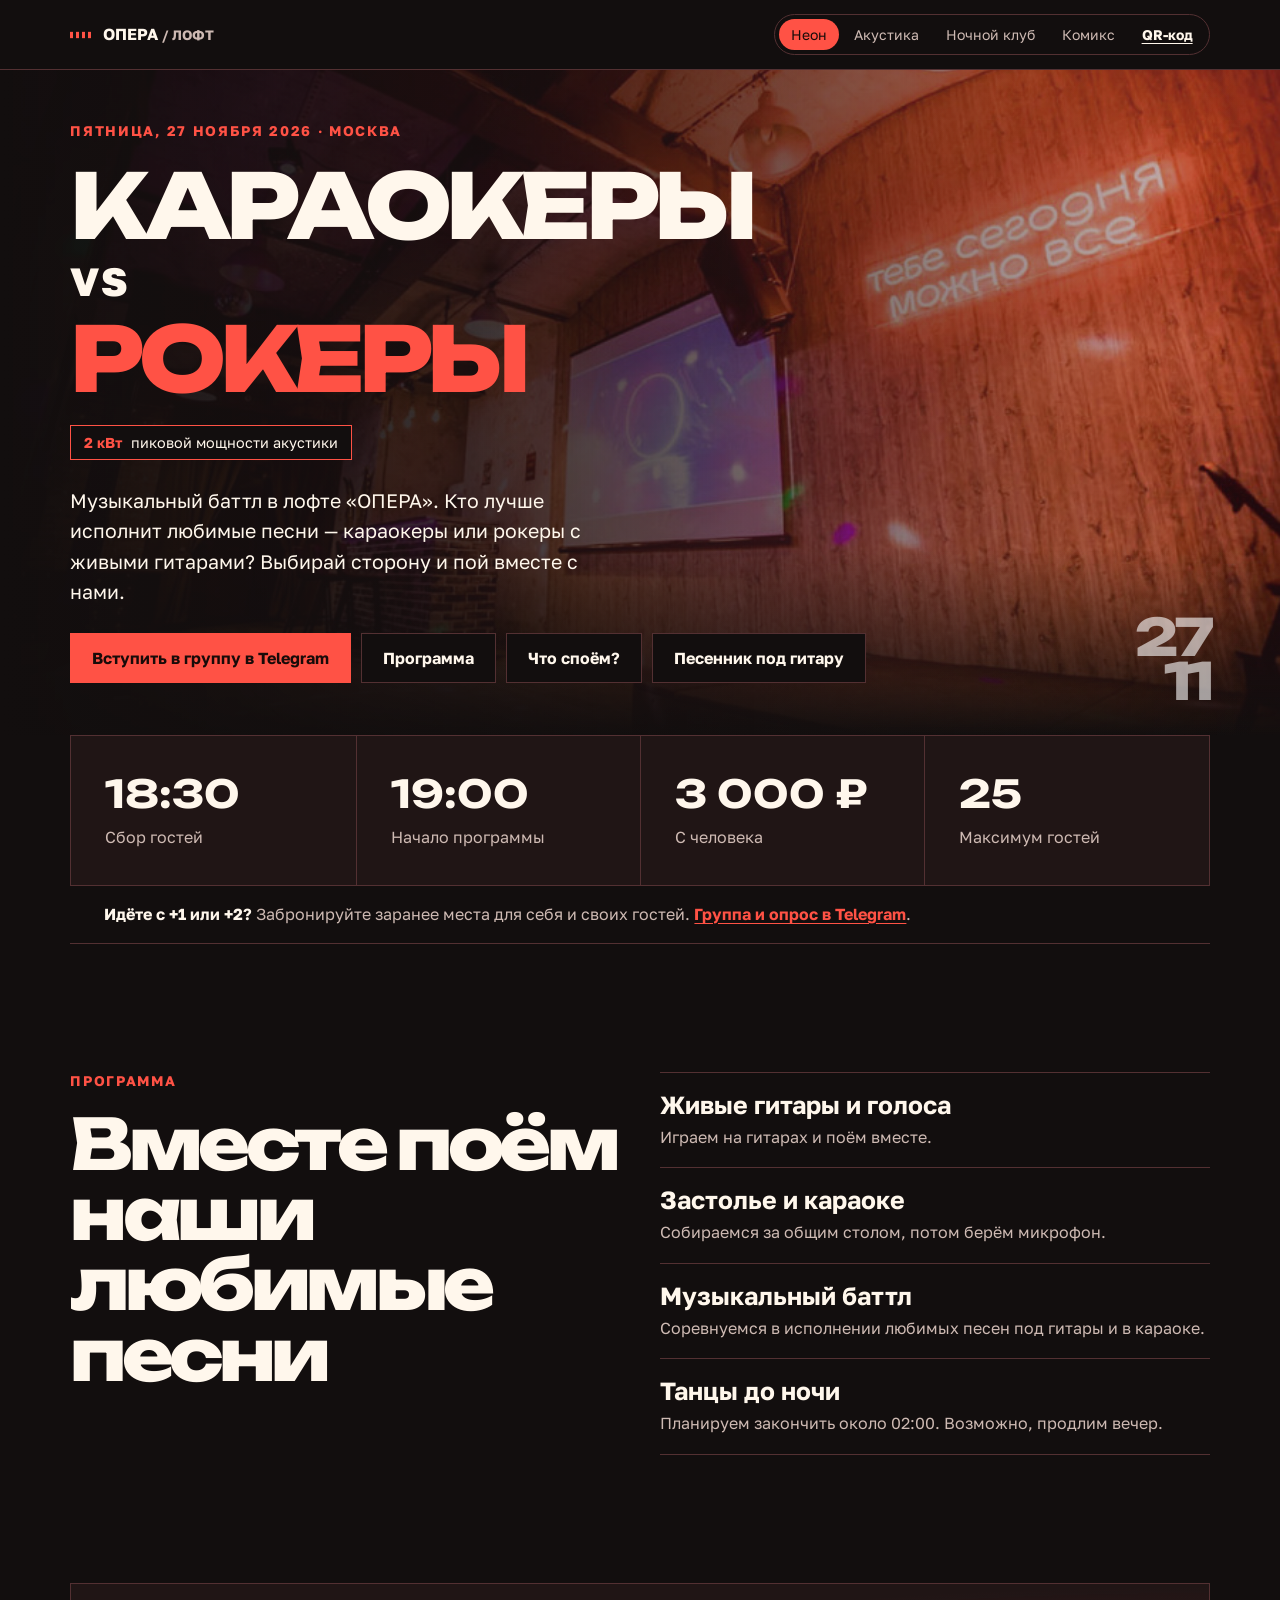
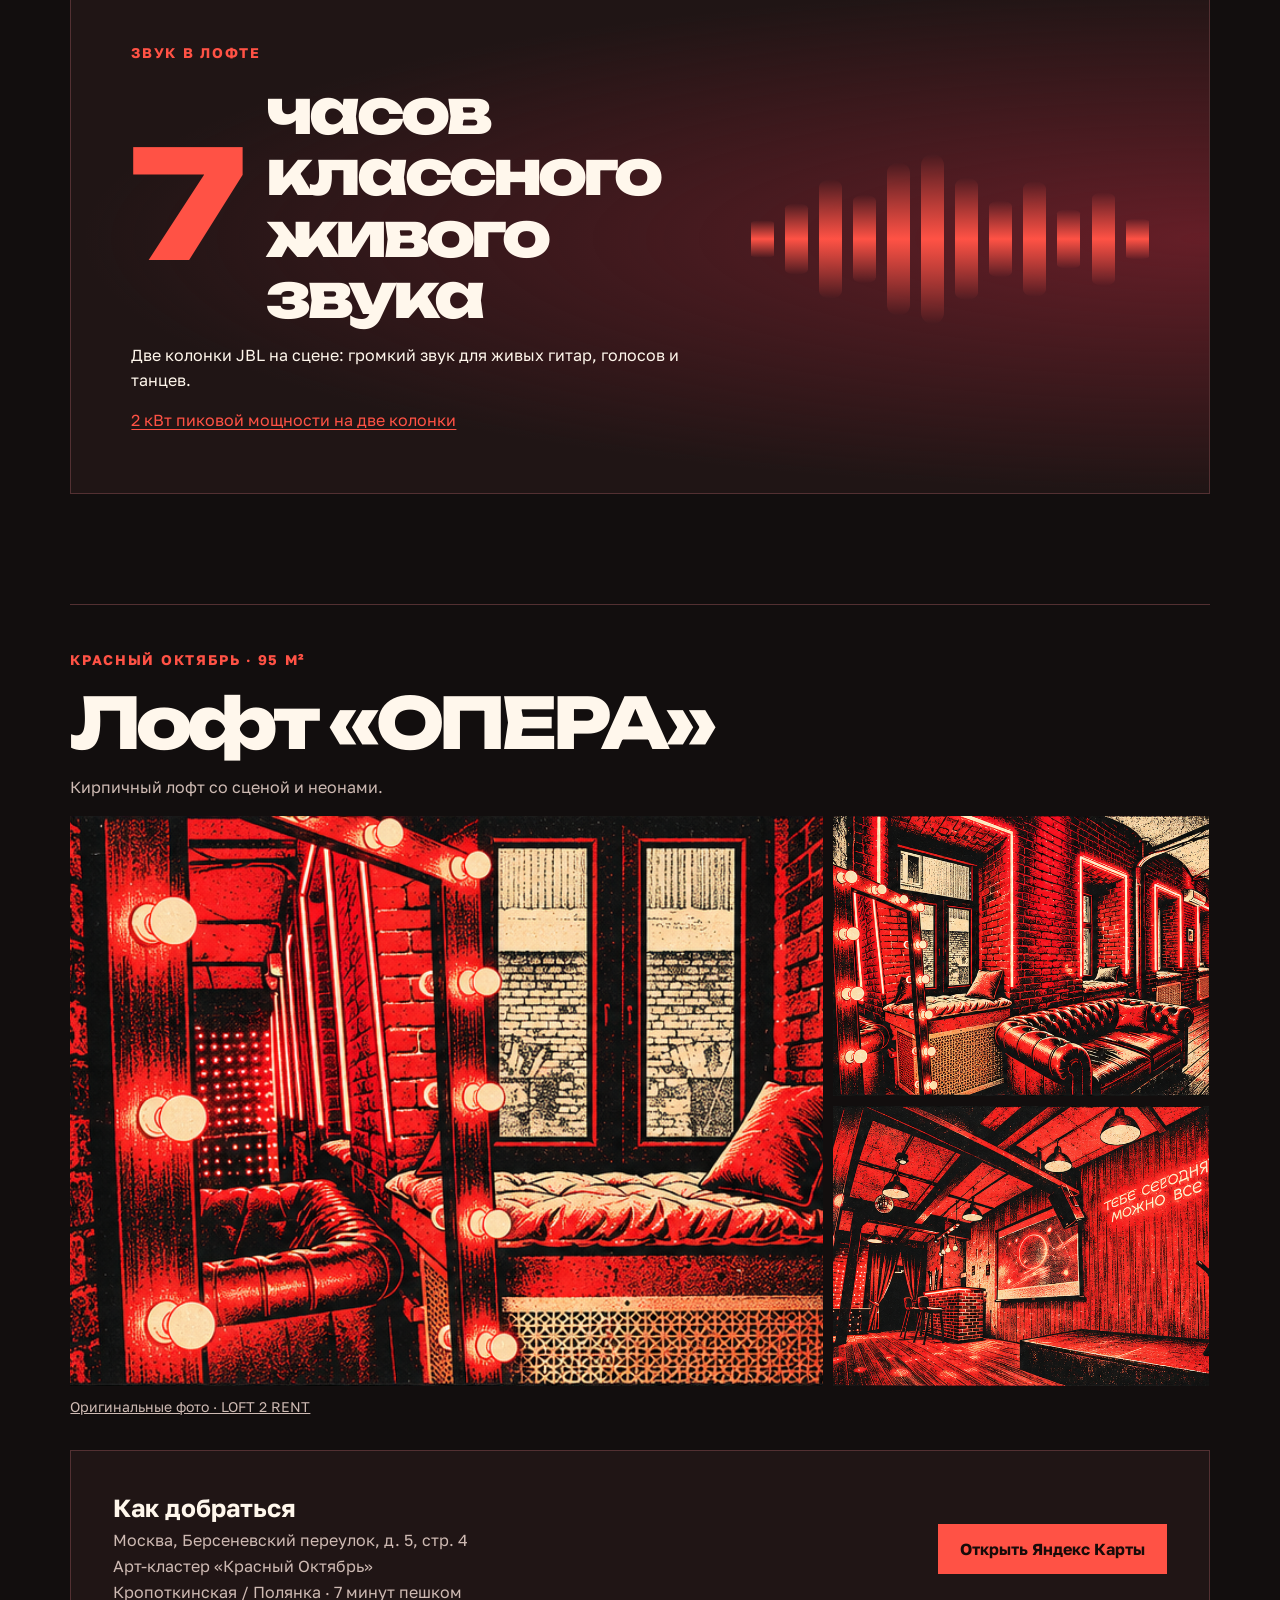
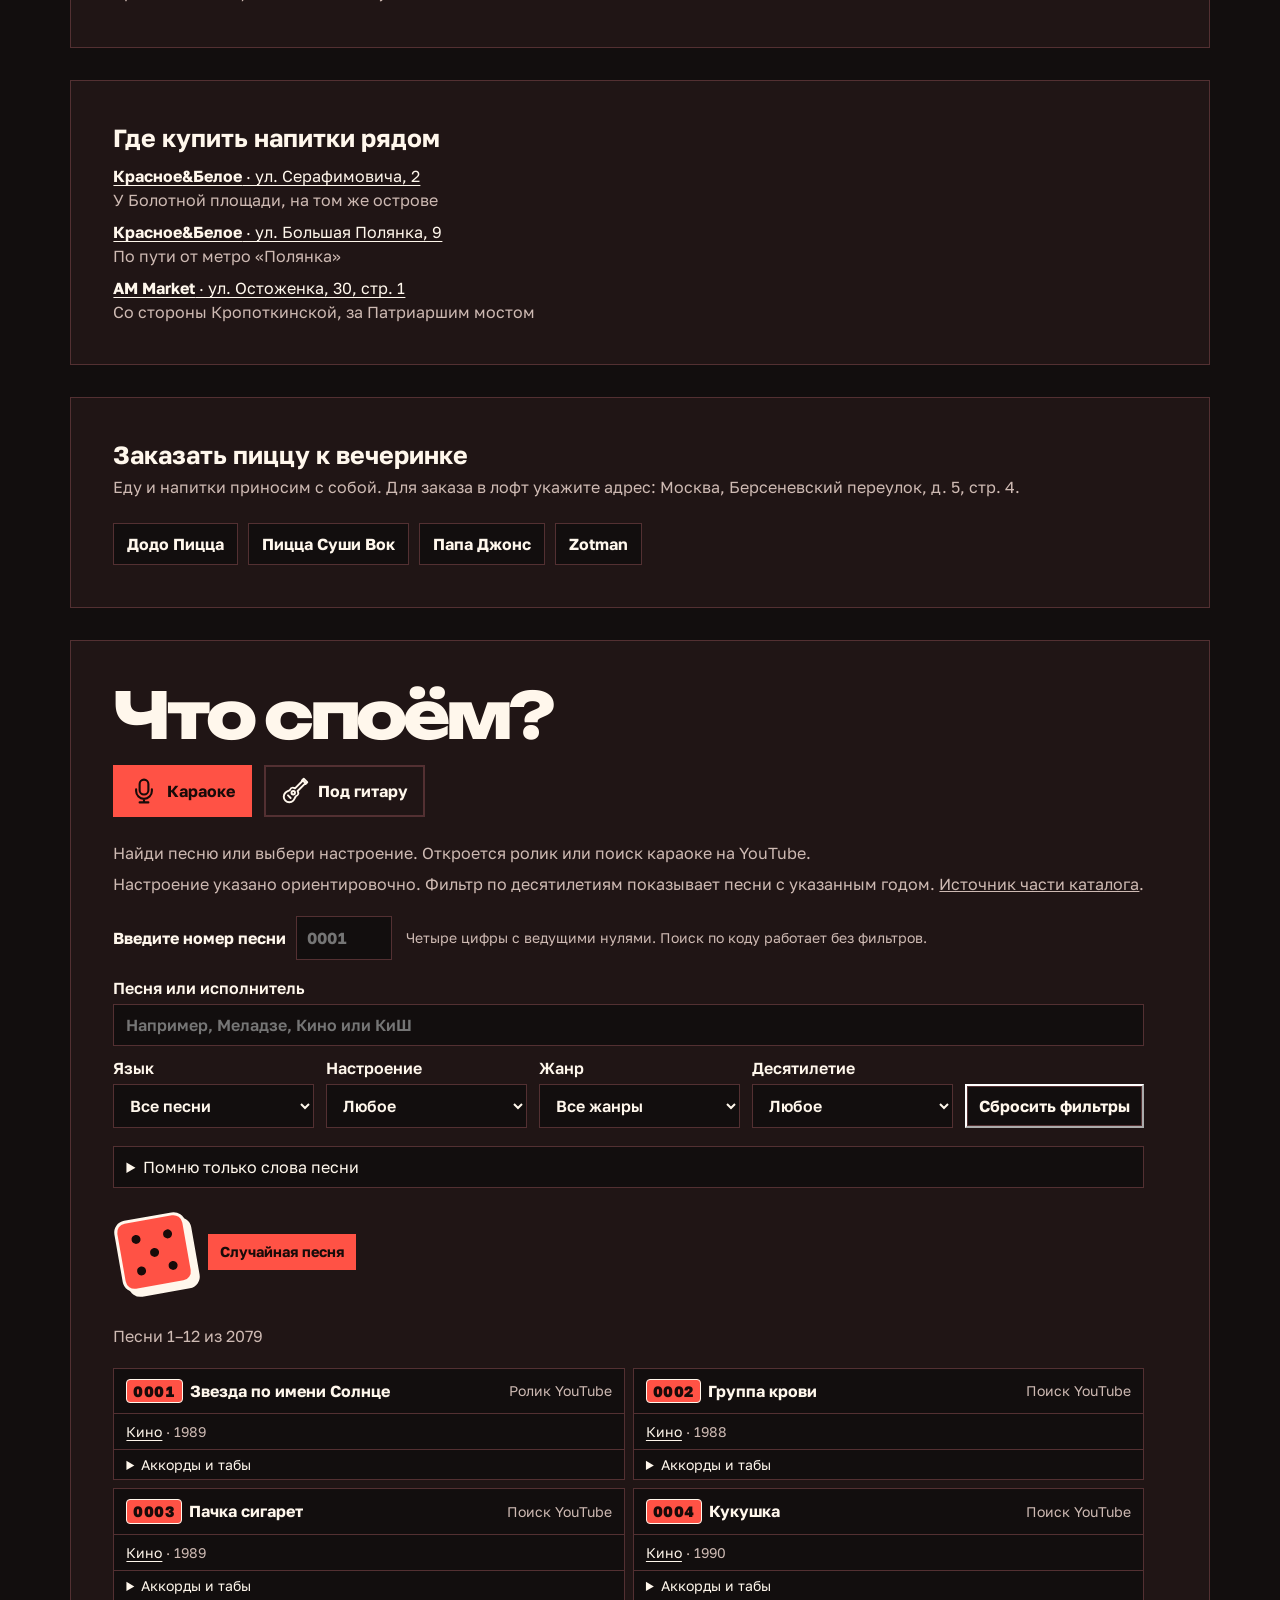
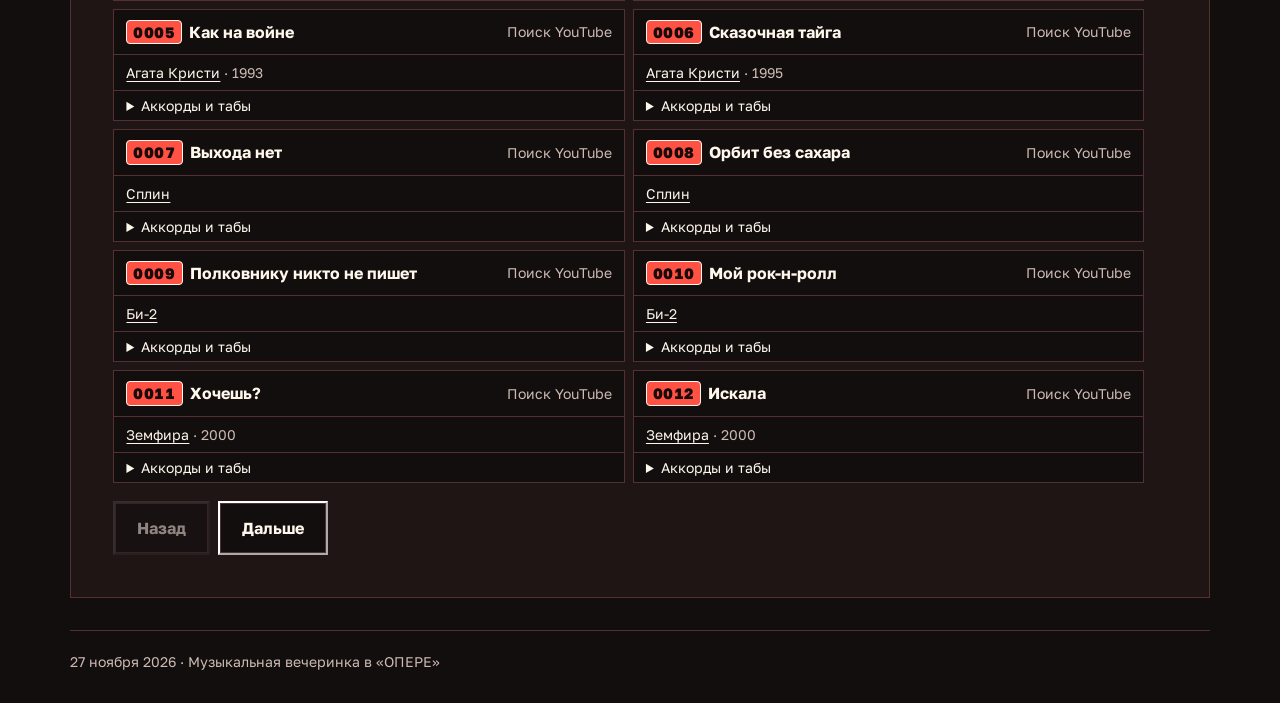
<file: index.html>
<!doctype html>
<html lang="ru" data-theme="neon">
<head>
<meta charset="utf-8">
<meta name="viewport" content="width=device-width,initial-scale=1">
<meta name="description" content="Музыкальная вечеринка 27 ноября в лофте ОПЕРА на Красном Октябре. Живые гитары, песни, караоке и танцы.">
<title>Живой звук — Лофт ОПЕРА</title>
<link rel="stylesheet" href="style.css?v=23">
<script defer src="site.js"></script>
<script defer src="guitar-songs.js"></script>
<script defer src="karaoke.js?v=24"></script>
</head>
<body>
<header class="bar">
<a class="brand" href="#top"><span class="meter" aria-hidden="true"><i></i><i></i><i></i><i></i></span> ОПЕРА <small> / ЛОФТ</small></a>
<div class="themes" role="group" aria-label="Вариант оформления">
<button type="button" aria-pressed="true" data-theme="neon">Неон</button>
<button type="button" aria-pressed="false" data-theme="acoustic">Акустика</button>
<button type="button" aria-pressed="false" data-theme="night">Ночной клуб</button>
<span class="theme-qr-pair"><button type="button" aria-pressed="false" data-theme="comic">Комикс</button><a class="qr-link" href="qr.html">QR-код</a></span>
</div>
</header>
<main id="top">
<section class="hero" aria-labelledby="title">
<div class="hero-photo"></div>
<figure class="comic-art"><img src="assets/battle-comic.png" alt="На сцене гитаристы играют напротив двух певцов с микрофонами" width="1536" height="1024" loading="lazy"><span class="comic-burst" aria-hidden="true">БАТТЛ!</span></figure>
<div class="stage-lights" aria-hidden="true"></div>
<div class="hero-content wrap">
<p class="eyebrow">Пятница, 27 ноября 2026 · Москва</p>
<h1 id="title" class="battle-title">Караокеры <span class="battle-versus">vs</span> <em>рокеры</em></h1>
<p class="hero-power"><strong>2 кВт</strong> пиковой мощности акустики</p>
<p class="intro">Музыкальный баттл в лофте «ОПЕРА». Кто лучше исполнит любимые песни — караокеры или рокеры с живыми гитарами? Выбирай сторону и пой вместе с нами.</p>
<div class="hero-actions"><a class="cta telegram-cta" href="https://t.me/+GM4WIfITf4k5NzYy" target="_blank" rel="noopener noreferrer">Вступить в группу в Telegram</a>
<a class="cta secondary-cta" href="host.html">Программа</a> <a class="cta secondary-cta" href="#karaoke">Что споём?</a> <a class="cta secondary-cta" href="songbook.html">Песенник под гитару</a></div>
</div>
<div class="hero-index" aria-hidden="true">27<br>11</div>
</section>
<div class="wrap">
<section class="facts" aria-label="Время, стоимость и число гостей">
<div><strong>18:30</strong><span>Сбор гостей</span></div>
<div><strong>19:00</strong><span>Начало программы</span></div>
<div><strong>3 000 ₽</strong><span>С человека</span></div>
<div><strong>25</strong><span>Максимум гостей</span></div>
</section>
<p class="guest-note"><strong>Идёте с +1 или +2?</strong> Забронируйте заранее места для себя и своих гостей. <a class="guest-link" href="https://t.me/+GM4WIfITf4k5NzYy" target="_blank" rel="noopener noreferrer">Группа и опрос в Telegram</a>.</p>
<section class="program" id="program">
<div><p class="eyebrow">Программа</p><h2>Вместе поём наши любимые песни</h2></div>
<div class="setlist">
<div><h3>Живые гитары и голоса</h3><p>Играем на гитарах и поём вместе.</p></div>
<div><h3>Застолье и караоке</h3><p>Собираемся за общим столом, потом берём микрофон.</p></div>
<div><h3>Музыкальный баттл</h3><p>Соревнуемся в исполнении любимых песен под гитары и в караоке.</p></div>
<div><h3>Танцы до ночи</h3><p>Планируем закончить около 02:00. Возможно, продлим вечер.</p></div>
</div>
</section>
<section class="sound" aria-labelledby="sound-title">
<div><p class="eyebrow">Звук в лофте</p>
<h2 id="sound-title"><span class="sound-hours">7</span> <span>часов классного живого звука</span></h2>
<p>Две колонки JBL на сцене: громкий звук для живых гитар, голосов и танцев.</p>
<p><a href="https://jblpro.com/en-US/products/eon615/1001">2 кВт пиковой мощности на две колонки</a></p>
</div>
<div class="equalizer" aria-hidden="true"><i style="--level:0.22;--delay:0ms"></i><i style="--level:0.42;--delay:-115ms"></i><i style="--level:0.7;--delay:-230ms"></i><i style="--level:0.52;--delay:-345ms"></i><i style="--level:0.9;--delay:-460ms"></i><i style="--level:1;--delay:-575ms"></i><i style="--level:0.72;--delay:-690ms"></i><i style="--level:0.45;--delay:-805ms"></i><i style="--level:0.68;--delay:-920ms"></i><i style="--level:0.35;--delay:-1035ms"></i><i style="--level:0.55;--delay:-1150ms"></i><i style="--level:0.24;--delay:-1265ms"></i></div>
</section>
<section id="venue" class="venue">
<p class="eyebrow">Красный Октябрь · 95 м²</p><h2>Лофт «ОПЕРА»</h2>
<p class="venue-copy">Кирпичный лофт со сценой и неонами.</p>
<div class="gallery">
<a href="assets/opera-1.jpg" aria-label="Открыть фото интерьера"><img src="assets/opera-1.jpg" alt="Интерьер лофта ОПЕРА" loading="lazy" width="900" height="600"></a>
<a href="assets/opera-2.jpg" aria-label="Открыть второе фото лофта"><img src="assets/opera-2.jpg" alt="Второй ракурс лофта ОПЕРА" loading="lazy" width="900" height="600"></a>
<a href="assets/opera-3.jpg" aria-label="Открыть третье фото лофта"><img src="assets/opera-3.jpg" alt="Третий ракурс лофта ОПЕРА" loading="lazy" width="900" height="600"></a>
</div>
<a class="credit" href="https://www.loft2rent.ru/loft/4688/4689/">Оригинальные фото · LOFT 2 RENT</a>
<div class="route"><div><h3>Как добраться</h3><p>Москва, Берсеневский переулок, д. 5, стр. 4<br>Арт-кластер «Красный Октябрь»<br>Кропоткинская / Полянка · 7 минут пешком</p></div>
<a class="cta" href="https://yandex.ru/maps?ll=37.61031897750572%2C55.74108938539245&amp;si=xm44uaz82p6h5qtu1mz706yn9g&amp;whatshere%5Bpoint%5D=37.61031897750572%2C55.74113559026125&amp;whatshere%5Bzoom%5D=19.663452&amp;z=19.663452" target="_blank" rel="noopener">Открыть Яндекс Карты</a></div>
</section>
<section class="route nearby-shops" id="shops" aria-labelledby="shops-title">
<h3 id="shops-title">Где купить напитки рядом</h3>
<ul><li><a href="https://yandex.com/maps/org/krasnoe_beloe/35465864191/?lang=ru" target="_blank" rel="noopener noreferrer"><strong>Красное&amp;Белое</strong> · ул. Серафимовича, 2</a><span>У Болотной площади, на том же острове</span></li>
<li><a href="https://yandex.ru/maps/213/moscow/?text=%D0%9A%D1%80%D0%B0%D1%81%D0%BD%D0%BE%D0%B5%20%D0%B8%20%D0%91%D0%B5%D0%BB%D0%BE%D0%B5%2C%20%D0%9C%D0%BE%D1%81%D0%BA%D0%B2%D0%B0%2C%20%D0%91%D0%BE%D0%BB%D1%8C%D1%88%D0%B0%D1%8F%20%D0%9F%D0%BE%D0%BB%D1%8F%D0%BD%D0%BA%D0%B0%2C%209" target="_blank" rel="noopener noreferrer"><strong>Красное&amp;Белое</strong> · ул. Большая Полянка, 9</a><span>По пути от метро «Полянка»</span></li>
<li><a href="https://yandex.com/maps/org/am_market/48830475284/?lang=ru" target="_blank" rel="noopener noreferrer"><strong>AM Market</strong> · ул. Остоженка, 30, стр. 1</a><span>Со стороны Кропоткинской, за Патриаршим мостом</span></li></ul>
</section>
<section class="pizza route" id="pizza" aria-labelledby="pizza-title">
<div><h3 id="pizza-title">Заказать пиццу к вечеринке</h3>
<p>Еду и напитки приносим с собой. Для заказа в лофт укажите адрес: Москва, Берсеневский переулок, д. 5, стр. 4.</p></div>
<div class="pizza-links" role="group" aria-label="Сервисы доставки пиццы">
<a class="cta secondary-cta" href="https://dodopizza.ru/moscow" target="_blank" rel="noopener noreferrer">Додо Пицца</a>
<a class="cta secondary-cta" href="https://pizzasushiwok.ru/?from_city=1" target="_blank" rel="noopener noreferrer">Пицца Суши Вок</a>
<a class="cta secondary-cta" href="https://papajohns.ru/moscow" target="_blank" rel="noopener noreferrer">Папа Джонс</a>
<a class="cta secondary-cta" href="https://zotmanpizza.ru/kombo-nabory" target="_blank" rel="noopener noreferrer">Zotman</a>
</div></section>
<section class="karaoke route" id="karaoke" aria-labelledby="karaoke-title">
<h2 id="karaoke-title">Что споём?</h2>
<div class="catalog-switch" role="group" aria-label="Каталог песен">
<button type="button" aria-controls="karaoke-catalog" aria-pressed="true">
<svg viewBox="0 0 32 32" aria-hidden="true" fill="none" stroke="currentColor" stroke-width="2.4" stroke-linecap="round"><rect x="11" y="3" width="10" height="17" rx="5"/><path d="M7 14v2a9 9 0 0 0 18 0v-2M16 25v4m-5 0h10"/></svg>
Караоке</button>
<button type="button" aria-controls="guitar-catalog" aria-pressed="false">
<svg viewBox="0 0 32 32" aria-hidden="true" fill="none" stroke="currentColor" stroke-width="2.2" stroke-linecap="round" stroke-linejoin="round"><path d="m16 13 9-9 3 3-9 9c2 4 0 5-2 6-1 1-1 3-3 5a6 6 0 0 1-9-9c2-2 4-2 5-3 1-2 2-4 6-2Z"/><circle cx="14" cy="18" r="2"/><path d="m8 21 3 3m13-20 2-2 4 4-2 2"/></svg>
Под гитару</button>
</div>
<div class="catalog-panel" id="karaoke-catalog">
<div>
<p>Найди песню или выбери настроение. Откроется ролик или поиск караоке на YouTube.</p><p class="karaoke-source">Настроение указано ориентировочно. Фильтр по десятилетиям показывает песни с указанным годом. <a href="https://github.com/mrsndmn/data-surfers" target="_blank" rel="noopener noreferrer">Источник части каталога</a>.</p></div>
<div class="song-code-search">
<label for="song-code">Введите номер песни <input id="song-code" type="search" inputmode="numeric" placeholder="0001" autocomplete="off" aria-describedby="song-code-help"></label>
<p id="song-code-help">Четыре цифры с ведущими нулями. Поиск по коду работает без фильтров.</p>
</div>
<div class="karaoke-filters">
<label>Песня или исполнитель <input id="song-query" type="search" placeholder="Например, Меладзе, Кино или КиШ" autocomplete="off"></label>
<label>Язык <select id="song-lang"><option value="">Все песни</option><option value="ru">RU</option><option value="en">EN</option></select></label>
<label>Настроение <select id="song-mood"><option value="">Любое</option><option>весёлое</option><option>грустное</option><option>лирическое</option></select></label>
<label>Жанр <select id="song-genre"><option value="">Все жанры</option><option>поп</option><option>эстрада</option><option>рок</option><option>рэп</option><option>народное</option><option>шансон</option><option>электроника</option><option>джаз и блюз</option><option>регги и ска</option><optgroup label="Кино и мультфильмы"><option value="film">Кинофильмы</option><option value="cartoon">Мультфильмы</option></optgroup></select></label>
<label>Десятилетие <select id="song-era"><option value="">Любое</option><option value="old">До 80-х</option><option value="1980">80-е</option><option value="1990">90-е</option><option value="2000">2000-е</option><option value="2010">2010-е</option><option value="2020">2020-е</option></select></label>
<button type="button" id="song-reset-filters" class="cta secondary-cta">Сбросить фильтры</button>
</div>
<details class="lyric-search">
<summary>Помню только слова песни</summary>
<form id="lyric-search">
<label for="lyric-phrase">Введи одно слово или фразу</label>
<input id="lyric-phrase" type="search" required maxlength="160" placeholder="Например, Штиль ветер">
<button type="submit" class="cta secondary-cta">Найти в каталоге</button>
<button type="button" id="lyric-clear" class="cta secondary-cta" hidden>Сбросить</button>
</form>
<p id="lyric-status" role="status"></p>
<p>Слова песен индексированы для 337 записей. Одно слово можно искать и по названиям всех песен. <a href="https://github.com/mjolnika/RU-PopularMusic-Corpus" target="_blank" rel="noopener noreferrer">Корпус русскоязычных песен</a> и <a href="https://lrclib.net/" target="_blank" rel="noopener noreferrer">LRCLIB</a>.</p>
</details>
<div id="song-suggestions" class="song-suggestions" role="group" aria-label="Подсказки поиска" hidden></div>
<div class="song-random">
<button type="button" id="song-random" aria-label="Случайная песня из текущих результатов">
<span class="song-die" aria-hidden="true"><i></i><i></i><i></i><i></i><i></i></span>
<span class="cta song-random-label">Случайная песня</span>
</button>
<ul id="song-random-pick" class="song-list" aria-live="polite" aria-label="Случайная песня" hidden></ul>
</div>
<p id="song-count" role="status"></p>
<ul id="song-list" class="song-list"></ul>
<nav class="song-pages" aria-label="Страницы каталога"><button type="button" id="song-prev" class="cta secondary-cta">Назад</button><button type="button" id="song-next" class="cta secondary-cta">Дальше</button></nav>
</div>
<div class="catalog-panel" id="guitar-catalog" hidden>
<p>Эти песни музыканты могут сыграть под гитару.</p>
<div class="karaoke-filters">
<label>Песня или исполнитель <input id="guitar-query" type="search" placeholder="Например, Кино, Creep или КиШ" autocomplete="off"></label>
</div>
<div id="guitar-suggestions" class="song-suggestions" role="group" aria-label="Подсказки поиска" hidden></div>
<p id="guitar-count" role="status"></p>
<ul id="guitar-list" class="song-list guitar-list"></ul>
<nav class="song-pages" aria-label="Страницы каталога песен под гитару"><button type="button" id="guitar-prev" class="cta secondary-cta">Назад</button><button type="button" id="guitar-next" class="cta secondary-cta">Дальше</button></nav>
</div>
<noscript><p>Включи JavaScript, чтобы пользоваться каталогом.</p></noscript>
</section>
<footer>27 ноября 2026 · Музыкальная вечеринка в «ОПЕРЕ»</footer>
</div>
</main>
</body>
</html>
</file>
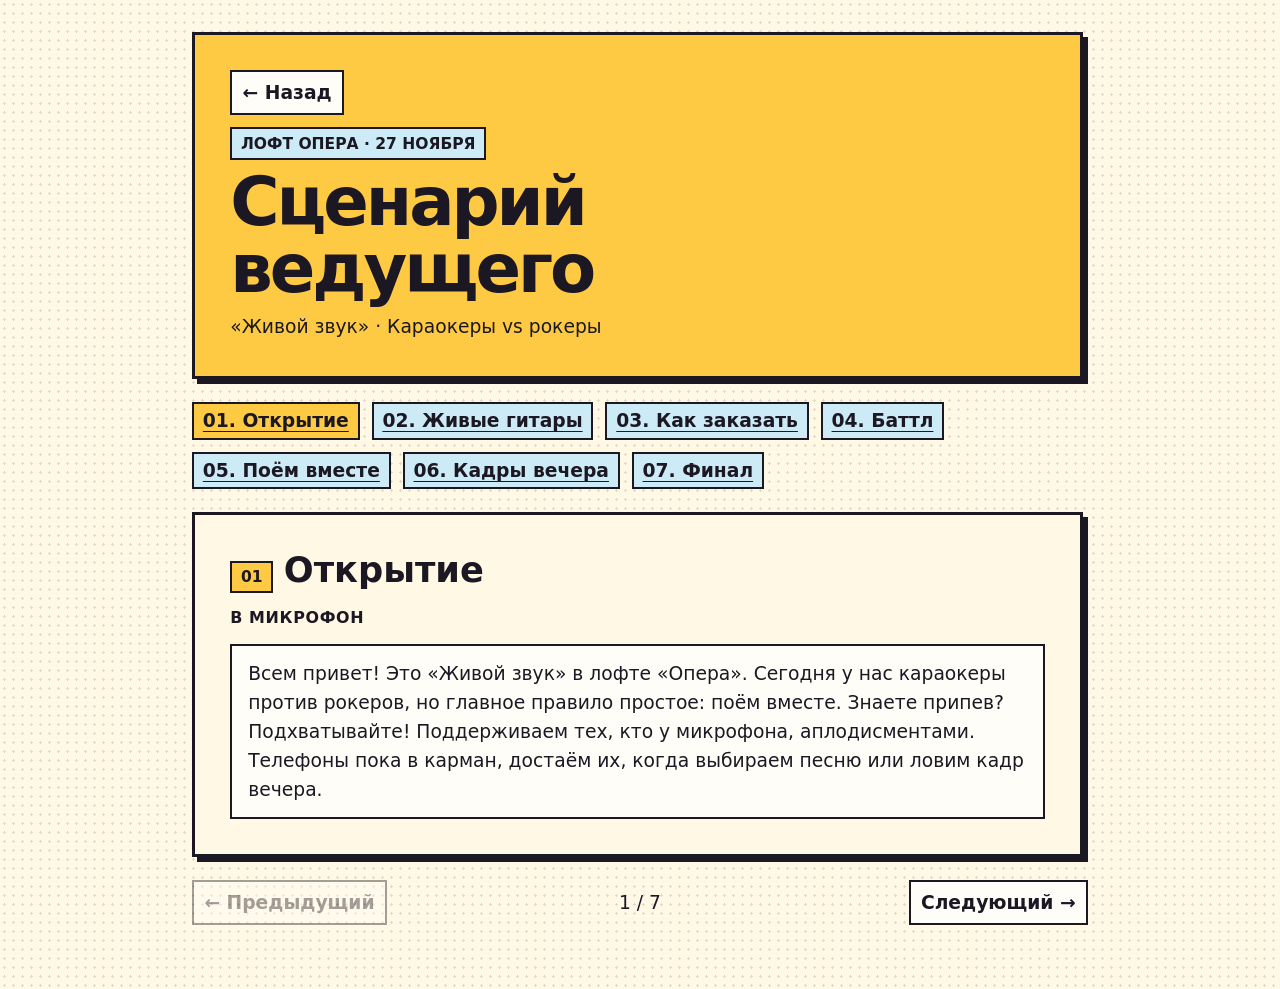
<file: host.html>
<!doctype html>
<html lang="ru">
<head>
<meta charset="utf-8">
<meta name="viewport" content="width=device-width,initial-scale=1">
<meta name="robots" content="noindex,nofollow">
<title>Сценарий ведущего · Живой звук</title>
<style>
:root{color-scheme:light;--ink:#1c1823;--paper:#fff8e5;--hot:#ffca43;--pink:#fbc5d8;--blue:#cdebf7;scroll-padding-top:1rem}
*{box-sizing:border-box}body{margin:0;color:var(--ink);font:clamp(1rem,2.4vw,1.17rem)/1.55 system-ui,sans-serif;background:radial-gradient(#1c182323 1px,transparent 1.3px) 0 0/9px 9px,var(--paper)}main{width:min(100% - 2rem,56rem);margin:2rem auto 4rem}header,article{background:var(--paper);border:3px solid;box-shadow:5px 5px 0 var(--ink);padding:clamp(1rem,4vw,2.2rem);margin:0 5px 1.4rem 0}header{background:var(--hot)}h1,h2,p{margin:0}h1{font-size:clamp(2rem,7vw,4.2rem);line-height:1;letter-spacing:-.045em;max-width:14ch;margin:.55rem 0}h2{font-size:clamp(1.4rem,4vw,2.2rem);line-height:1.15}a{color:inherit;text-underline-offset:.2em}a:focus-visible{outline:3px solid #6b287e;outline-offset:3px}nav{display:flex;flex-wrap:wrap;gap:.75rem;margin:1.4rem 0}nav a,.label{display:inline-block;border:2px solid;padding:.15rem .55rem;background:var(--blue);font-weight:780}.label{font-size:.83em}.stage{display:flex;align-items:baseline;gap:.65rem;flex-wrap:wrap;margin-bottom:.8rem}.stage .label{background:var(--hot)}blockquote{margin:.85rem 0 0;border:2px solid;padding:.8rem 1rem;background:#fffdf7}blockquote p+p{margin-top:.65rem}.cue{background:var(--pink);border-left:4px solid;padding:.45rem .8rem;margin-top:.85rem}.caption{font-size:.85em;font-weight:800;text-transform:uppercase;letter-spacing:.04em}footer{font-size:.9em}article{break-inside:avoid}@media print{body{background:white}main{width:100%;margin:0}nav,footer{display:none}header,article{box-shadow:none;background:white}}
.guide{display:grid;grid-template-columns:minmax(0,1fr) minmax(0,1.6fr);gap:1rem;margin-top:1rem;align-items:start}.guide figure{margin:0;min-width:0;background:var(--blue);border:2px solid}.guide img{display:block;width:100%;height:auto;border-bottom:2px solid}.guide figcaption{padding:.6rem .7rem;font-size:.88em}@media(max-width:560px){.guide{grid-template-columns:1fr}.guide figure:first-child{max-width:23rem}}
.back,.pager button{display:inline-block;border:2px solid var(--ink);background:#fffdf7;color:var(--ink);padding:.38rem .65rem;font:inherit;font-weight:750;text-decoration:none;cursor:pointer}.back{margin-bottom:.75rem}.pager:not([hidden]){display:grid;grid-template-columns:1fr auto 1fr;gap:.7rem;align-items:center;text-align:center}.pager button:last-child{justify-self:end}.pager button:first-child{justify-self:start}.pager button:disabled{opacity:.4;cursor:default}nav a[aria-current=step]{background:var(--hot)}@media(max-width:420px){.pager button{font-size:.8rem}}@media print{main article[hidden]{display:block}.pager:not([hidden]){display:none}}
</style>
</head>
<body><main>
<header id="top"><a class="back" id="return-site" href="./?style=comic#top">← Назад</a><br><span class="label">ЛОФТ ОПЕРА · 27 НОЯБРЯ</span><h1>Сценарий ведущего</h1><p>«Живой звук» · Караокеры vs рокеры</p></header>
<nav aria-label="Этапы вечера"><a href="#start">01. Открытие</a><a href="#live">02. Живые гитары</a><a href="#order">03. Как заказать</a><a href="#battle">04. Баттл</a><a href="#together">05. Поём вместе</a><a href="#video">06. Кадры вечера</a><a href="#finale">07. Финал</a></nav>
<article id="start">
<div class="stage"><span class="label">01</span><h2>Открытие</h2></div>
<p class="caption">В микрофон</p>
<blockquote><p>Всем привет! Это «Живой звук» в лофте «Опера». Сегодня у нас караокеры против рокеров, но главное правило простое: поём вместе. Знаете припев? Подхватывайте! Поддерживаем тех, кто у микрофона, аплодисментами. Телефоны пока в карман, достаём их, когда выбираем песню или ловим кадр вечера.</p></blockquote>
</article>
<article id="live">
<div class="stage"><span class="label">02</span><h2>Живые гитары</h2></div>
<p class="caption">В микрофон</p>
<blockquote><p>Начинаем с живых гитар. Сейчас ребята сыграют небольшой концерт: каждый споёт несколько песен. А вы пока присматривайте, что попросите их сыграть в баттле. Если знаете слова и ребята зовут подпеть, не стесняйтесь!</p></blockquote>
<p class="cue"><strong>Ведущему:</strong> передать микрофон гитаристам. Пока идёт сет, можно вывести на экран каталог «Что споём?».</p>
</article>
<article id="order">
<div class="stage"><span class="label">03</span><h2>Как заказать песню</h2></div>
<p class="caption">В микрофон</p>
<blockquote><p>На столах есть QR-коды. Наведите камеру телефона, откройте сайт и нажмите «Что споём?». В «Караоке» найдите песню по названию или исполнителю. Запомните её четырёхзначный номер и введите на ноутбуке у проектора в поле «Введите номер песни». Нули в начале тоже вводим. А чтобы выбрать песню для гитаристов, в том же разделе нажмите «Под гитару» и назовите ребятам, что хотите услышать.</p></blockquote>
<div class="guide">
<figure><img src="assets/host-catalog-phone.webp" width="780" height="1480" alt="На телефоне раздел «Что споём?», вкладки «Караоке» и «Под гитару» и поле поиска"><figcaption><b>1. На телефоне:</b> найди песню и её номер.</figcaption></figure>
<figure><img src="assets/host-code-laptop.webp" width="1650" height="960" alt="На ноутбуке в поле «Введите номер песни» введено 0780, найдена песня «Конь»"><figcaption><b>2. На ноутбуке:</b> введи все четыре цифры.</figcaption></figure>
</div>
<p class="cue"><strong>Ведущему:</strong> <a href="qr.html" target="_blank" rel="noopener">вывести QR на проектор</a> или показать <a href="./?style=comic#karaoke" target="_blank" rel="noopener">раздел «Что споём?»</a>. «Под гитару» находится рядом с вкладкой «Караоке».</p>
</article>
<article id="battle">
<div class="stage"><span class="label">04</span><h2>Баттл: вы нам песню, мы вам песню</h2></div>
<p class="caption">В микрофон</p>
<blockquote><p>Караокеры, теперь ваш ход. Открываете «Что споём?», вкладку «Под гитару», и заказываете рокерам любую песню из их списка. Потом гитаристы отвечают: выбирают любую песню из вкладки «Караоке» и заказывают её вам. С телефона достаточно назвать четырёхзначный номер караоке-песни, и мы найдём её на ноутбуке.</p><p>Можно заказать что-то неожиданное. Хотите услышать «Голубую луну»? Вот это уже заявка. А после каждого номера давайте шуметь: аплодисментами показываем, как зашло, и поддерживаем обе стороны.</p></blockquote>
<p class="cue"><strong>Ведущему:</strong> по одному номеру с каждой стороны за круг: заказ гитаристам → выступление → заказ караокерам → выступление. Прежде чем объявлять заказ, убедись, что выбранная песня есть в нужной вкладке.</p>
</article>
<article id="together">
<div class="stage"><span class="label">05</span><h2>Можно соло, можно всем залом</h2></div>
<p class="caption">В микрофон</p>
<blockquote><p>Пойте соло, дуэтом или зовите кого-нибудь на подмогу. Если хотите, подойдите к гитаристам на подпевку, а гитаристы могут подыграть караоке. Если номер заявлен как соло, даём человеку спеть самому. На совместном припеве, наоборот, чем больше голосов, тем лучше.</p></blockquote>
</article>
<article id="video">
<div class="stage"><span class="label">06</span><h2>Кадры вечера</h2></div>
<p class="caption">Объявить в начале, напомнить ближе к полуночи</p>
<blockquote><p>Снимайте смешные моменты, классные припевы и то, что происходит за сценой. Фото и короткие видео кидайте до полуночи в нашу группу в Telegram. Ближе к концу вечера попробуем собрать из ваших кадров ролик и показать, какой получилась наша «Опера».</p></blockquote>
<p class="cue"><strong>Ведущему:</strong> ориентир показа 00:30, если ролик готов. Не обещать точное время со сцены.</p>
</article>
<article id="finale">
<div class="stage"><span class="label">07</span><h2>Последняя песня: «Конь»</h2></div>
<p class="caption">В микрофон</p>
<blockquote><p>Ну что, доскакали до «Коня»! Это наша последняя общая песня. Кто ещё не пел, вот ваш момент. Давайте все вместе.</p></blockquote>
<p class="cue"><strong>Ведущему:</strong> Любэ, «Конь», код <strong>0780</strong> во вкладке «Караоке». Заранее проверь фонограмму.</p>
</article>

<div class="pager" aria-label="Листание сценария" hidden>
<button id="previous" type="button">← Предыдущий</button>
<p id="page-count" role="status"></p>
<button id="next" type="button">Следующий →</button>
</div>
<script>
(() => {
 const chapters=Array.from(document.querySelectorAll('main > article'));
 const links=Array.from(document.querySelectorAll('main > nav a'));
 const controls=document.querySelector('.pager');
 const previous=document.getElementById('previous');
 const next=document.getElementById('next');
 const count=document.getElementById('page-count');
 let current=0;
 function show(i, focus=false) {
   current=Math.max(0,Math.min(chapters.length-1,i));
   chapters.forEach((chapter,n)=>{chapter.hidden=n!==current;});
   links.forEach((link,n)=>{if(n===current)link.setAttribute('aria-current','step');else link.removeAttribute('aria-current');});
   previous.disabled=current===0;next.disabled=current===chapters.length-1;
   count.textContent=(current+1)+' / '+chapters.length;
   if(focus){
     history.replaceState(null,'','#'+chapters[current].id);
     const heading=chapters[current].querySelector('h2');
     heading.tabIndex=-1;heading.focus({preventScroll:true});
     chapters[current].scrollIntoView({block:'start'});
   }
 }
 previous.addEventListener('click',()=>show(current-1,true));
 next.addEventListener('click',()=>show(current+1,true));
 links.forEach((link,i)=>link.addEventListener('click',e=>{e.preventDefault();show(i,true);}));
 const back=document.getElementById('return-site');
 try {
   const from=new URL(document.referrer);
   if(from.origin===location.origin&&new URL('./',location.href).pathname===from.pathname) {
     back.href=from.href;
     back.addEventListener('click',e=>{e.preventDefault();history.back();});
   }
 } catch {}
 controls.hidden=false;
 show(chapters.findIndex(chapter=>'#'+chapter.id===location.hash));
})();
</script>
</main></body>
</html>
</file>
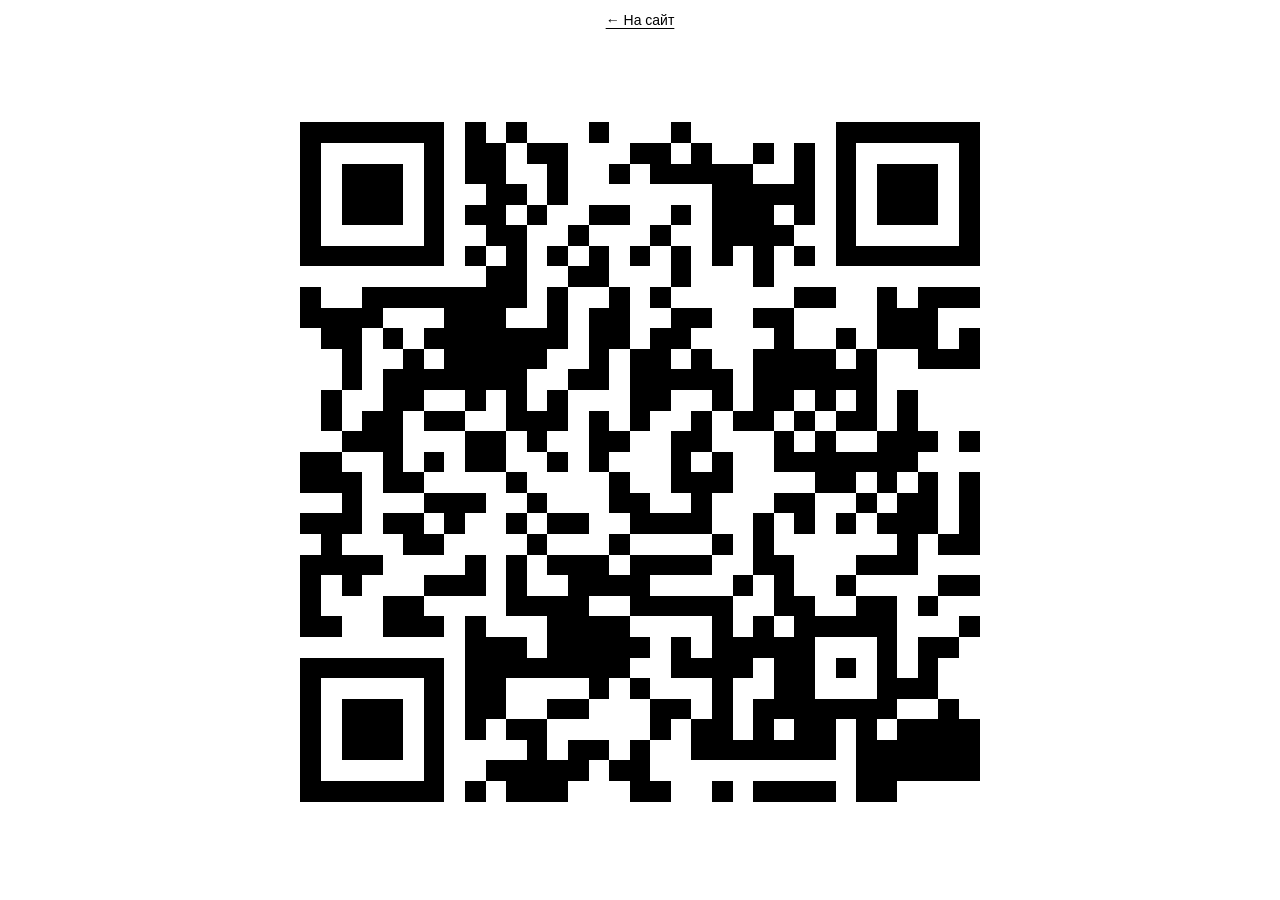
<file: qr.html>
<!doctype html>
<html lang="ru">
<head>
<meta charset="utf-8">
<meta name="viewport" content="width=device-width,initial-scale=1">
<meta name="color-scheme" content="light">
<title>QR-код сайта — Лофт ОПЕРА</title>
<style>
*{box-sizing:border-box}
html,body{margin:0;background:#fff;color:#000;font-family:Arial,sans-serif}
body{height:100vh;height:100dvh;display:flex;flex-direction:column;align-items:center;padding:8px 16px 16px;gap:8px}
.back{flex:none;line-height:24px;color:#000;font-size:14px;text-underline-offset:3px}
.back:focus-visible{outline:2px solid #000;outline-offset:2px}
main{flex:1;min-height:0;display:grid;place-items:center;width:100%}
img{display:block;width:min(calc(100vw - 32px),calc(100vh - 56px));width:min(calc(100vw - 32px),calc(100dvh - 56px));height:auto;aspect-ratio:1}
</style>
</head>
<body>
<a class="back" href="index.html">← На сайт</a>
<main aria-label="QR-код для перехода на сайт">
<img src="assets/site-qr.svg" width="410" height="410" alt="QR-код: https://papahsa101-cell.github.io/opera-live-27-nov/">
</main>
</body>
</html>
</file>
<file: style.css>
@import url('https://fonts.googleapis.com/css2?family=Golos+Text:wght@400;500;600;700&family=Unbounded:wght@600;800;900&family=Playfair+Display:ital,wght@0,700;1,700&display=swap');
*{box-sizing:border-box}
:root{color-scheme:dark;--bg:#120e0e;--panel:#201515;--ink:#fff7ec;--muted:#cebab3;--line:#533032;--accent:#ff5245;--button:#180b09;--tone:#651e27;--display:'Unbounded',Arial,sans-serif;--photo:url('assets/opera-3.jpg');--radius:0px}
:root[data-theme=acoustic]{--bg:#1b1610;--panel:#2b2116;--ink:#fff3d9;--muted:#dbcaaf;--line:#5e4832;--accent:#ffbe6f;--tone:#7c4c22;--display:'Playfair Display',Georgia,serif;--radius:22px}
:root[data-theme=night]{--bg:#100c1e;--panel:#211635;--ink:#faf5ff;--muted:#d3c3ea;--line:#543c70;--accent:#cfabff;--tone:#5e28a1;--radius:8px}
html{scroll-behavior:smooth}
body{margin:0;background:var(--bg);color:var(--ink);font-family:'Golos Text',Arial,sans-serif;transition:background .35s,color .35s}
a{color:inherit}
button{font:inherit}
:focus-visible{outline:2px solid var(--accent);outline-offset:4px}
.wrap{width:min(1240px,calc(100% - 11vw));margin-inline:auto}
.bar{display:flex;align-items:center;justify-content:space-between;gap:18px;padding:14px 5.5vw;border-bottom:1px solid var(--line);min-height:70px;background:var(--bg)}
.brand{font-weight:700;text-decoration:none;white-space:nowrap}
.brand small{font-size:.85rem;color:var(--muted)}
.meter{display:inline-flex;align-items:center;gap:3px;height:20px;vertical-align:middle;margin-right:8px}
.meter i{width:3px;height:18px;background:var(--accent);animation:beat .85s ease-in-out infinite alternate;transform:scaleY(.35)}
.meter i:nth-child(2){animation-delay:-.35s}.meter i:nth-child(3){animation-delay:-.7s}.meter i:nth-child(4){animation-delay:-.15s}
@keyframes beat{to{transform:scaleY(1)}}
.themes{display:flex;flex-wrap:wrap;max-width:100%;gap:3px;padding:4px;border:1px solid var(--line);border-radius:30px}
.theme-qr-pair{display:inline-flex;gap:3px;flex:none}
.qr-link{display:inline-flex;align-items:center;padding:7px 12px;font-size:.875rem;font-weight:700;white-space:nowrap;text-underline-offset:.2em}
.qr-link:hover{text-decoration-thickness:2px}
.themes button{cursor:pointer;border:0;border-radius:24px;background:transparent;color:var(--muted);padding:7px 12px;white-space:nowrap;font-size:.875rem}
.themes button[aria-pressed=true]{background:var(--accent);color:var(--button)}
.hero{isolation:isolate;position:relative;display:grid;align-items:center;overflow:hidden;min-height:clamp(550px,72svh,760px)}
.hero-photo,.hero::after{position:absolute;inset:0;z-index:-1}
.hero-photo{background-image:var(--photo);background-size:cover;background-position:72% 52%;animation:drift 18s ease-in-out infinite alternate}
@keyframes drift{from{transform:scale(1.01)}to{transform:scale(1.075)}}
.hero::after{content:'';background:linear-gradient(90deg,var(--bg),color-mix(in srgb,var(--bg) 78%,transparent) 37%,transparent 98%),linear-gradient(0deg,var(--bg),transparent 28%),color-mix(in srgb,var(--tone) 31%,transparent)}
.hero-content{padding-block:52px;animation:arrive .65s ease-out both}
@keyframes arrive{from{opacity:0;transform:translateY(15px)}to{opacity:1;transform:translateY(0)}}
.eyebrow{font-size:.875rem;font-weight:700;letter-spacing:.12em;text-transform:uppercase;color:var(--accent);margin:0 0 20px}
h1,h2{font-family:var(--display);font-weight:800;line-height:1;letter-spacing:-.065em;margin:0}
h1{font-size:clamp(3.5rem,10vw,9rem);text-transform:uppercase}
h1 em{font-style:normal;color:var(--accent)}
h1 span{color:var(--accent)}
[data-theme=acoustic] h1{text-transform:none;font-size:clamp(5rem,13vw,12rem);line-height:.78;margin-block:32px}
[data-theme=acoustic] h1 em{font-style:italic}
[data-theme=night] h1 em{color:transparent;-webkit-text-stroke:2px var(--accent);text-shadow:0 0 32px #ae63ff66}
.intro{max-width:430px;line-height:1.55;color:var(--ink);font-size:clamp(1rem,2vw,1.22rem);margin:26px 0}
.cta{display:inline-block;background:var(--accent);color:var(--button);font-weight:700;text-decoration:none;padding:15px 22px;border-radius:var(--radius);transition:filter .2s,transform .2s}
.cta:hover{filter:brightness(1.16);transform:translateY(-2px)}
.hero-index{position:absolute;right:5.5vw;bottom:32px;color:#fff9;line-height:.85;letter-spacing:-.08em;font:800 clamp(1.8rem,4vw,4rem)/.85 var(--display);text-align:right}
.facts{display:grid;grid-template-columns:repeat(4,1fr);border:1px solid var(--line);border-radius:var(--radius);overflow:hidden;background:var(--panel)}
.facts div{padding:clamp(15px,3vw,34px);display:grid;gap:8px}
.facts div+div{border-left:1px solid var(--line)}
.facts strong{font-family:var(--display);font-size:clamp(1.35rem,3vw,2.5rem);white-space:nowrap}
.facts span,.setlist p,.venue-copy,.route p,footer,.credit{color:var(--muted);line-height:1.6}
.program{display:grid;grid-template-columns:1fr 1fr;gap:40px;padding-block:clamp(68px,10vw,135px);scroll-margin-top:20px}
h2{font-size:clamp(2.1rem,5.5vw,5.15rem)}
h3{font-size:clamp(1.12rem,2vw,1.55rem);margin:0}
.setlist>div{border-top:1px solid var(--line);padding:17px 0}
.setlist>div:last-child{border-bottom:1px solid var(--line)}
.setlist p,.route p{margin:6px 0 0}
.venue{border-top:1px solid var(--line);padding-top:46px}
.gallery{display:grid;grid-template:repeat(2,minmax(0,1fr))/2fr 1fr;gap:10px;height:clamp(270px,48vw,570px)}
.gallery a{overflow:hidden;border-radius:var(--radius);display:block}
.gallery a:first-child{grid-row:span 2}
.gallery img{width:100%;height:100%;object-fit:cover;transition:transform .35s}
.gallery a:hover img{transform:scale(1.055)}
.credit{display:inline-block;margin-top:10px;font-size:.875rem}
.route{margin:32px 0;background:var(--panel);border:1px solid var(--line);padding:clamp(20px,4vw,42px);border-radius:var(--radius);display:flex;align-items:center;justify-content:space-between;gap:22px;flex-wrap:wrap}
footer{border-top:1px solid var(--line);padding:20px 0 30px;font-size:.875rem}
@media(max-width:690px){.bar{align-items:flex-start;flex-direction:column;gap:10px}.themes button{padding-inline:10px}.hero{min-height:520px}.hero::after{background:linear-gradient(90deg,#110d15e8,#110d1538),linear-gradient(0deg,var(--bg),transparent 60%)}.hero-index{display:none}.facts{grid-template-columns:1fr 1fr}.facts div:nth-child(3){border-left:0}.facts div:nth-child(n+3){border-top:1px solid var(--line)}.program{grid-template-columns:1fr;gap:24px}.gallery{height:350px;grid-template:2fr 1fr/1fr 1fr}.gallery a:first-child{grid-row:auto;grid-column:span 2}}
@media(prefers-reduced-motion:reduce){*,*::before,*::after{animation:none!important;transition:none!important;scroll-behavior:auto!important}}

.stage-lights{position:absolute;inset:-12%;z-index:-1;pointer-events:none;opacity:.58;background:radial-gradient(ellipse at 80% 14%,color-mix(in srgb,var(--accent) 55%,transparent),transparent 36%),radial-gradient(ellipse at 58% 78%,var(--tone),transparent 32%);mix-blend-mode:screen;animation:light-sweep 11s ease-in-out infinite alternate}
@keyframes light-sweep{from{transform:translate(5%,-5%) rotate(-8deg)}to{transform:translate(-6%,4%) rotate(9deg)}}
.guest-note{margin:0;padding:16px clamp(15px,3vw,34px);color:var(--muted);border-bottom:1px solid var(--line);line-height:1.55}
.guest-note strong{color:var(--ink)}
.sound{display:grid;grid-template-columns:3fr 2fr;align-items:center;gap:24px;margin-bottom:clamp(60px,9vw,110px);padding:clamp(20px,5vw,60px);border:1px solid var(--line);border-radius:var(--radius);background:radial-gradient(ellipse at right,var(--tone),transparent 70%),var(--panel)}
.sound h2{font-size:clamp(1.85rem,4.8vw,4.5rem)}
.sound p:not(.eyebrow){line-height:1.55;margin-bottom:0}
.sound a{color:var(--accent);text-underline-offset:.2em}
.equalizer{height:clamp(70px,16vw,170px);display:flex;gap:clamp(3px,1vw,11px);align-items:center;justify-content:center}
.equalizer i{width:6%;height:100%;display:block;border-radius:999px;background:linear-gradient(0deg,transparent,var(--accent),transparent);transform:scaleY(var(--level));animation:equalize 1.45s var(--delay) ease-in-out infinite alternate}
@keyframes equalize{to{transform:scaleY(calc(var(--level) * .44));opacity:.63}}
@media(max-width:690px){.sound{grid-template-columns:1fr}.stage-lights{opacity:.38}}

.hero-power{display:inline-block;margin:20px 0 0;padding:8px 13px;border:1px solid var(--accent);border-radius:var(--radius);background:var(--bg);font-size:.9rem}.hero-power strong{color:var(--accent);margin-right:5px}

.hero-actions{display:flex;flex-wrap:wrap;gap:10px}.secondary-cta{color:var(--ink);background:var(--bg);box-shadow:inset 0 0 0 1px var(--line)}.guest-link{color:var(--accent);font-weight:700;text-underline-offset:.2em}

body .hero h1.battle-title{font-size:clamp(1.45rem,7vw,6.4rem);line-height:1.04;letter-spacing:-.065em;margin:0}
.battle-title em,.battle-title .battle-versus{display:block}
.battle-title .battle-versus{font-family:'Golos Text',Arial,sans-serif;font-size:.44em;letter-spacing:.06em;color:var(--ink);line-height:1.35;margin-block:.06em .11em}
.hero-content .intro{max-width:540px}
.pizza-links{display:flex;flex-wrap:wrap;gap:10px}
.pizza-links .cta{padding:11px 14px}

.sound h2{display:flex;align-items:center;gap:.36em}.sound-hours{flex:none;color:var(--accent);font-size:2.45em;line-height:.85;font-variant-numeric:lining-nums}


.comic-art{display:none}
:root[data-theme=comic]{color-scheme:light;--bg:#f9e8c1;--panel:#fff8e9;--ink:#181320;--muted:#383044;--line:#181320;--accent:#ffda36;--tone:#e854a8;--button:#181320;--radius:0}
[data-theme=comic] body{background-image:radial-gradient(#21152b28 1px,transparent 1.3px);background-size:8px 8px}
[data-theme=comic] .wrap{width:min(1240px,calc(100% - 8vw))}
[data-theme=comic] .bar{border-bottom:4px solid var(--ink);background:#2ed6e4;color:var(--ink)}
[data-theme=comic] .meter i{background:var(--ink)}
[data-theme=comic] .themes{flex-wrap:wrap;border:2px solid var(--ink);border-radius:0;background:var(--panel);box-shadow:3px 3px var(--ink)}
[data-theme=comic] .themes button{border-radius:0}
[data-theme=comic] .hero{width:min(1320px,calc(100% - 8vw));min-height:0;margin:clamp(20px,4vw,52px) auto 26px;display:grid;grid-template-columns:1fr 1.35fr;overflow:visible;align-items:stretch;border:4px solid var(--ink);box-shadow:7px 7px var(--ink);background:var(--accent)}
[data-theme=comic] .hero-photo,[data-theme=comic] .stage-lights,[data-theme=comic] .hero::after,[data-theme=comic] .hero-index{display:none}
[data-theme=comic] .hero-content{grid-column:1;grid-row:1;width:100%;padding:clamp(17px,3vw,45px);position:relative;z-index:1;animation:none}
[data-theme=comic] .hero h1.battle-title{font-size:clamp(1.35rem,3.35vw,3.45rem);font-style:italic;line-height:1.05;color:var(--ink)}
[data-theme=comic] .battle-title em{color:var(--ink);text-decoration:underline;text-decoration-thickness:.1em;text-underline-offset:.13em}
[data-theme=comic] .battle-title em,[data-theme=comic] .battle-title .battle-versus{display:block}
[data-theme=comic] .battle-versus{color:var(--ink);font-size:.48em;letter-spacing:.03em;margin:.24em 0}
[data-theme=comic] .eyebrow{display:inline-block;color:var(--ink);background:#2ed6e4;padding:6px 9px;border:2px solid var(--ink);box-shadow:2px 2px var(--ink);letter-spacing:.07em}
[data-theme=comic] .hero-power{border:2px solid var(--ink);background:var(--panel)}
[data-theme=comic] .hero-power strong{color:var(--ink)}
[data-theme=comic] .intro{margin:22px 0;max-width:42ch}
[data-theme=comic] .comic-art{display:grid;grid-column:2;grid-row:1;align-self:stretch;position:relative;min-width:0;margin:0;border-left:4px solid var(--ink);background:#1c102b;overflow:hidden}
[data-theme=comic] .comic-art img{display:block;width:100%;height:100%;object-fit:cover;object-position:center}
[data-theme=comic] .comic-burst{position:absolute;right:4%;bottom:7%;padding:.8em .95em;isolation:isolate;color:#fff;font:900 italic clamp(1rem,3.5vw,3.5rem)/1 var(--display);text-shadow:2px 2px var(--ink);transform:rotate(-10deg);animation:comic-pop 3.8s ease-in-out infinite}
[data-theme=comic] .comic-burst::before{content:'';position:absolute;inset:0;z-index:-1;background:#a02369;clip-path:polygon(0 49%,14% 34%,8% 9%,31% 18%,46% 0,56% 18%,82% 4%,82% 28%,100% 46%,85% 58%,96% 84%,69% 80%,59% 100%,46% 80%,20% 95%,21% 71%)}
@keyframes comic-pop{0%,84%,100%{transform:rotate(-10deg) scale(1)}90%{transform:rotate(-5deg) scale(1.12)}}
[data-theme=comic] .cta{border:2px solid var(--ink);box-shadow:4px 4px var(--ink);background:#2ed6e4;color:var(--ink)}
[data-theme=comic] .secondary-cta{background:var(--panel)}
[data-theme=comic] .cta:hover{transform:translate(-2px,-2px);box-shadow:6px 6px var(--ink)}
[data-theme=comic] .facts,[data-theme=comic] .sound,[data-theme=comic] .route{border:3px solid var(--ink);box-shadow:5px 5px var(--ink)}
[data-theme=comic] .facts div{background:#ffd937}
[data-theme=comic] .facts div:nth-child(even){background:#f78fc8}
[data-theme=comic] .facts div+div{border-width:2px}
[data-theme=comic] .guest-note{background:var(--panel);border:2px solid var(--ink);margin:13px 0 0}
[data-theme=comic] a.guest-link,[data-theme=comic] .sound a{color:var(--ink)}
[data-theme=comic] .program{grid-template-columns:1fr;gap:25px;padding-block:clamp(48px,7vw,90px)}
[data-theme=comic] .setlist{display:grid;grid-template-columns:repeat(2,minmax(0,1fr));gap:16px}
[data-theme=comic] .setlist>div{position:relative;background:var(--panel);border:3px solid var(--ink);padding:20px;box-shadow:4px 4px var(--ink);transition:transform .19s,box-shadow .19s}
[data-theme=comic] .setlist>div:nth-child(2),[data-theme=comic] .setlist>div:nth-child(3){background:#a8eef2}
[data-theme=comic] .setlist>div:hover{transform:translateY(-4px) rotate(-.7deg);box-shadow:4px 8px var(--ink)}
[data-theme=comic] .sound{background:#f78fc8}
[data-theme=comic] .sound-hours{color:var(--ink);text-shadow:4px 4px #ffe131}
[data-theme=comic] .equalizer i{border-radius:0;background:var(--ink)}
[data-theme=comic] .venue{border-top:4px solid var(--ink)}
[data-theme=comic] .gallery{gap:12px}
[data-theme=comic] .gallery a{border:3px solid var(--ink);box-shadow:4px 4px var(--ink)}
[data-theme=comic] .route{background:#fff8e9}
[data-theme=comic] .pizza{background:#a8eef2}
@media(max-width:920px){
 [data-theme=comic] .hero{grid-template-columns:1fr}
 [data-theme=comic] .comic-art{grid-column:1;grid-row:1;border-left:0;border-bottom:4px solid var(--ink)}
 [data-theme=comic] .comic-art img{height:auto}
 [data-theme=comic] .hero-content{grid-row:2}
 [data-theme=comic] .hero h1.battle-title{font-size:clamp(1.45rem,6.7vw,3.45rem)}
}
@media(max-width:550px){[data-theme=comic] .setlist{grid-template-columns:1fr}[data-theme=comic] .themes button{padding-inline:7px;font-size:.82rem}[data-theme=comic] .sound h2{gap:.23em}}
@media(prefers-reduced-motion:reduce){[data-theme=comic] .comic-burst{animation:none}}

.nearby-shops{display:grid;gap:14px}.nearby-shops ul{margin:0;padding:0;list-style:none;display:grid;gap:12px}.nearby-shops li{display:grid;gap:4px}.nearby-shops a{text-underline-offset:.2em}.nearby-shops li span{color:var(--muted)}
.karaoke{display:grid;gap:18px;scroll-margin-top:20px}
.karaoke h2{font-size:clamp(2rem,5vw,4rem)}
.karaoke-filters{display:grid;grid-template-columns:2fr 1fr 1.35fr;gap:12px}
.karaoke-filters label{display:grid;gap:6px;font-weight:600;min-width:0}
.karaoke-filters input,.karaoke-filters select{width:100%;padding:10px 12px;border:1px solid var(--line);background:var(--bg);color:var(--ink);font:inherit;border-radius:var(--radius)}
.karaoke #song-count{margin:0}
.song-list{list-style:none;margin:0;padding:0;display:grid;grid-template-columns:repeat(2,minmax(0,1fr));gap:8px}
.song-list a{display:flex;justify-content:space-between;align-items:center;gap:12px;min-height:66px;background:var(--bg);border:1px solid var(--line);padding:10px 12px;text-decoration:none}
.song-list a:hover strong{text-decoration:underline}
.song-list small{display:block;font-size:.875rem;color:var(--muted);margin-top:3px}
.song-action{font-size:.875rem;text-align:right;color:var(--muted)}
[data-theme=comic] .karaoke{background:#f78fc8}
[data-theme=comic] .song-list a,[data-theme=comic] .karaoke-filters :is(input,select){border:2px solid var(--ink);background:var(--panel)}
@media(max-width:690px){.karaoke-filters,.song-list{grid-template-columns:1fr}}
.song-suggestions,.song-pages{display:flex;flex-wrap:wrap;gap:8px}
.song-suggestions[hidden],.song-pages[hidden]{display:none}
.song-suggestions button{border:1px solid var(--line);background:var(--bg);color:var(--ink);padding:6px 10px;font:inherit;cursor:pointer}
.song-suggestions button:hover{text-decoration:underline}
.song-pages button{cursor:pointer}
.song-pages button:disabled{opacity:.5;cursor:default}

.karaoke-filters{grid-template-columns:1.55fr repeat(4,minmax(0,1fr))}
.lyric-search{border:1px solid var(--line);padding:10px 12px;background:var(--bg)}
.lyric-search summary,.song-list summary{cursor:pointer}
.lyric-search form{display:flex;align-items:center;gap:10px;flex-wrap:wrap;padding-top:12px}
.lyric-search form label{width:100%}
.lyric-search input[type=search]{flex:1 1 200px;min-width:0;padding:10px 12px;border:1px solid var(--line);background:var(--panel);color:var(--ink);font:inherit}
.song-list details{background:var(--bg);border:1px solid var(--line);border-top:0;padding:6px 12px;font-size:.875rem}
.song-list details a{display:block;min-height:0;padding:8px 0 3px;border:0;background:none;text-decoration:underline}
[data-theme=comic] .lyric-search,[data-theme=comic] .song-list details{background:var(--panel)}
[data-theme=comic] .song-list details a{border:0}
@media(max-width:900px){.karaoke-filters{grid-template-columns:1fr 1fr}.karaoke-filters label:first-child{grid-column:1/-1}}

.karaoke-filters{grid-template-columns:repeat(4,minmax(0,1fr))}
.karaoke-filters label:first-child{grid-column:1/-1}
.song-random{display:grid;gap:12px;justify-items:start}
.song-random button{cursor:pointer}
.song-random button:disabled{opacity:.5;cursor:default}
#song-random-pick{grid-template-columns:minmax(0,1fr);width:min(100%,560px)}
#song-random-pick[hidden]{display:none}
@media(max-width:900px){.karaoke-filters{grid-template-columns:repeat(2,minmax(0,1fr))}}

.song-list>li>a{min-height:46px}
.song-byline{background:var(--bg);border:1px solid var(--line);border-top:0;padding:5px 12px;color:var(--muted);font-size:.875rem}
.song-byline button{border:0;background:none;padding:4px 0;color:var(--ink);text-decoration:underline;text-underline-offset:.2em;cursor:pointer}
[data-theme=comic] .song-byline{background:var(--panel);border-color:var(--ink)}

.karaoke-filters{grid-template-columns:repeat(4,minmax(0,1fr)) auto}
#song-reset-filters{align-self:end;cursor:pointer;padding:10px 12px;white-space:nowrap}
@media(max-width:900px){
  .karaoke-filters{grid-template-columns:repeat(2,minmax(0,1fr))}
  #song-reset-filters{grid-column:1/-1;justify-self:end}
}

#song-random{display:inline-flex;align-items:center;gap:18px;margin:6px 0 10px;padding:4px 8px 8px 5px;background:none;border:0;color:var(--ink);font:inherit;text-align:left}
.song-die{box-sizing:border-box;display:grid;place-items:center;grid-template:repeat(3,1fr)/repeat(3,1fr);width:72px;height:72px;padding:9px;border:3px solid var(--ink);border-radius:12px;background:var(--accent);color:var(--button);box-shadow:5px 6px var(--ink);transform:rotate(-10deg);transition:transform .18s;flex:none}
.song-die i{display:block;width:9px;height:9px;border-radius:50%;background:currentColor}
.song-die i:nth-child(1){grid-area:1/1}.song-die i:nth-child(2){grid-area:1/3}.song-die i:nth-child(3){grid-area:2/2}.song-die i:nth-child(4){grid-area:3/1}.song-die i:nth-child(5){grid-area:3/3}
#song-random:hover .song-die{transform:translateY(-3px) rotate(-16deg)}
#song-random .song-random-label{padding:8px 12px;font-size:.9rem;line-height:1.35}
[data-theme=comic] .song-die{background:#ffda36}
.song-code-search{display:flex;align-items:center;flex-wrap:wrap;gap:8px 14px}
.song-code-search label{display:flex;align-items:center;gap:10px;font-weight:700}
.song-code-search input{box-sizing:border-box;width:7ch;min-width:96px;min-height:44px;padding:8px 10px;border:1px solid var(--line);background:var(--bg);color:var(--ink);font:inherit;font-variant-numeric:tabular-nums;border-radius:var(--radius)}
.song-code-search p{margin:0;color:var(--muted);font-size:.875rem}
[data-theme=comic] .song-code-search input{border:2px solid var(--ink);background:var(--panel)}
.song-heading{display:flex;align-items:baseline;gap:7px;flex-wrap:wrap;min-width:0}
.song-heading strong{overflow-wrap:anywhere}
.song-code{flex:none;display:inline-block;padding:0 6px;border:1px solid var(--ink);border-radius:4px;background:var(--accent);color:var(--button);font-size:.9375rem;font-weight:800;line-height:1.5;font-variant-numeric:tabular-nums;letter-spacing:.035em}
.song-list>li>a>.song-action{flex:0 0 auto}
@media(max-width:430px){.song-list>li>a>.song-action{max-width:68px}}
/* Four illustrated venue sheets. Each gallery link shows one panel and opens the original photo. */
:root[data-theme=neon]{--venue-art:url('assets/venue-neon.png')}
:root[data-theme=acoustic]{--venue-art:url('assets/venue-acoustic.png')}
:root[data-theme=night]{--venue-art:url('assets/venue-night.png')}
:root[data-theme=comic]{--venue-art:url('assets/venue-comic.png')}
.gallery a{position:relative;container-type:size}
.gallery a:nth-child(1){--venue-panel:0% 0%}
.gallery a:nth-child(2){--venue-panel:100% 0%}
.gallery a:nth-child(3){--venue-panel:0% 100%}
.gallery a::after{
  content:'';position:absolute;inset:0;pointer-events:none;
  background-image:var(--venue-art);background-repeat:no-repeat;
  background-size:200% 200%;background-position:var(--venue-panel);
}
@supports(width:1cqw){
  .gallery a::after{
    inset:auto;top:50%;left:50%;width:max(100cqw,150cqh);height:max(100cqh,66.667cqw);
    translate:-50% -50%;
  }
}

.catalog-panel{display:grid;gap:18px}
.catalog-panel[hidden]{display:none}
.catalog-panel>p{margin:0}
.catalog-switch{display:flex;flex-wrap:wrap;gap:12px}
.catalog-switch button{display:inline-flex;align-items:center;justify-content:center;gap:9px;min-height:52px;padding:8px 15px;background:var(--panel);color:var(--ink);border:2px solid var(--line);border-radius:var(--radius);font:inherit;font-weight:700;cursor:pointer}
.catalog-switch button[aria-pressed=true]{background:var(--accent);color:var(--button);border-color:var(--accent)}
.catalog-switch button:focus-visible{outline:2px solid var(--ink);outline-offset:4px}
.catalog-switch svg{width:28px;height:28px;flex:none}
[data-theme=comic] .catalog-switch button{border-color:var(--ink)}
[data-theme=comic] .catalog-switch button[aria-pressed=true]{box-shadow:3px 3px var(--ink)}
.guitar-list li{display:grid;align-content:center;gap:4px;min-height:66px;padding:10px 12px;background:var(--bg);border:1px solid var(--line);overflow-wrap:anywhere}
.guitar-list li span{font-size:.875rem;color:var(--muted)}
[data-theme=comic] .guitar-list li{border:2px solid var(--ink);background:var(--panel)}
</file>
